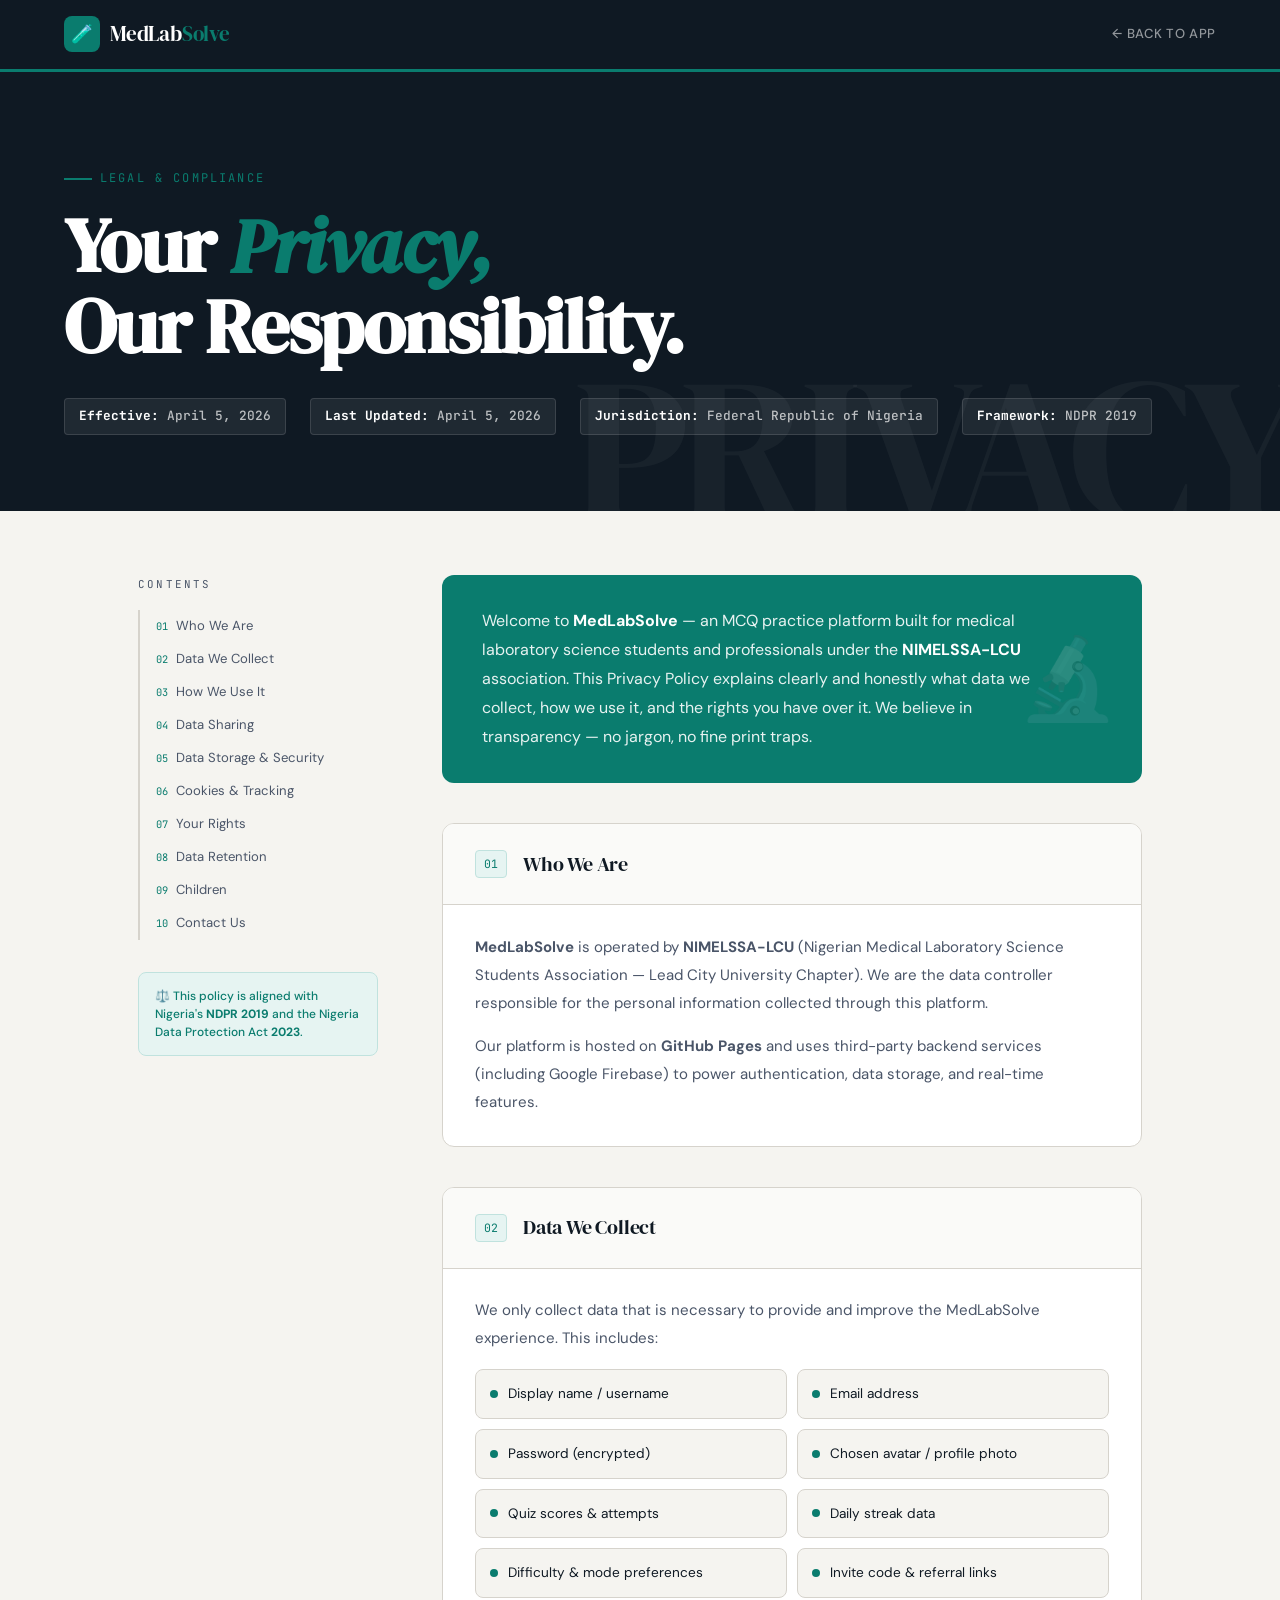
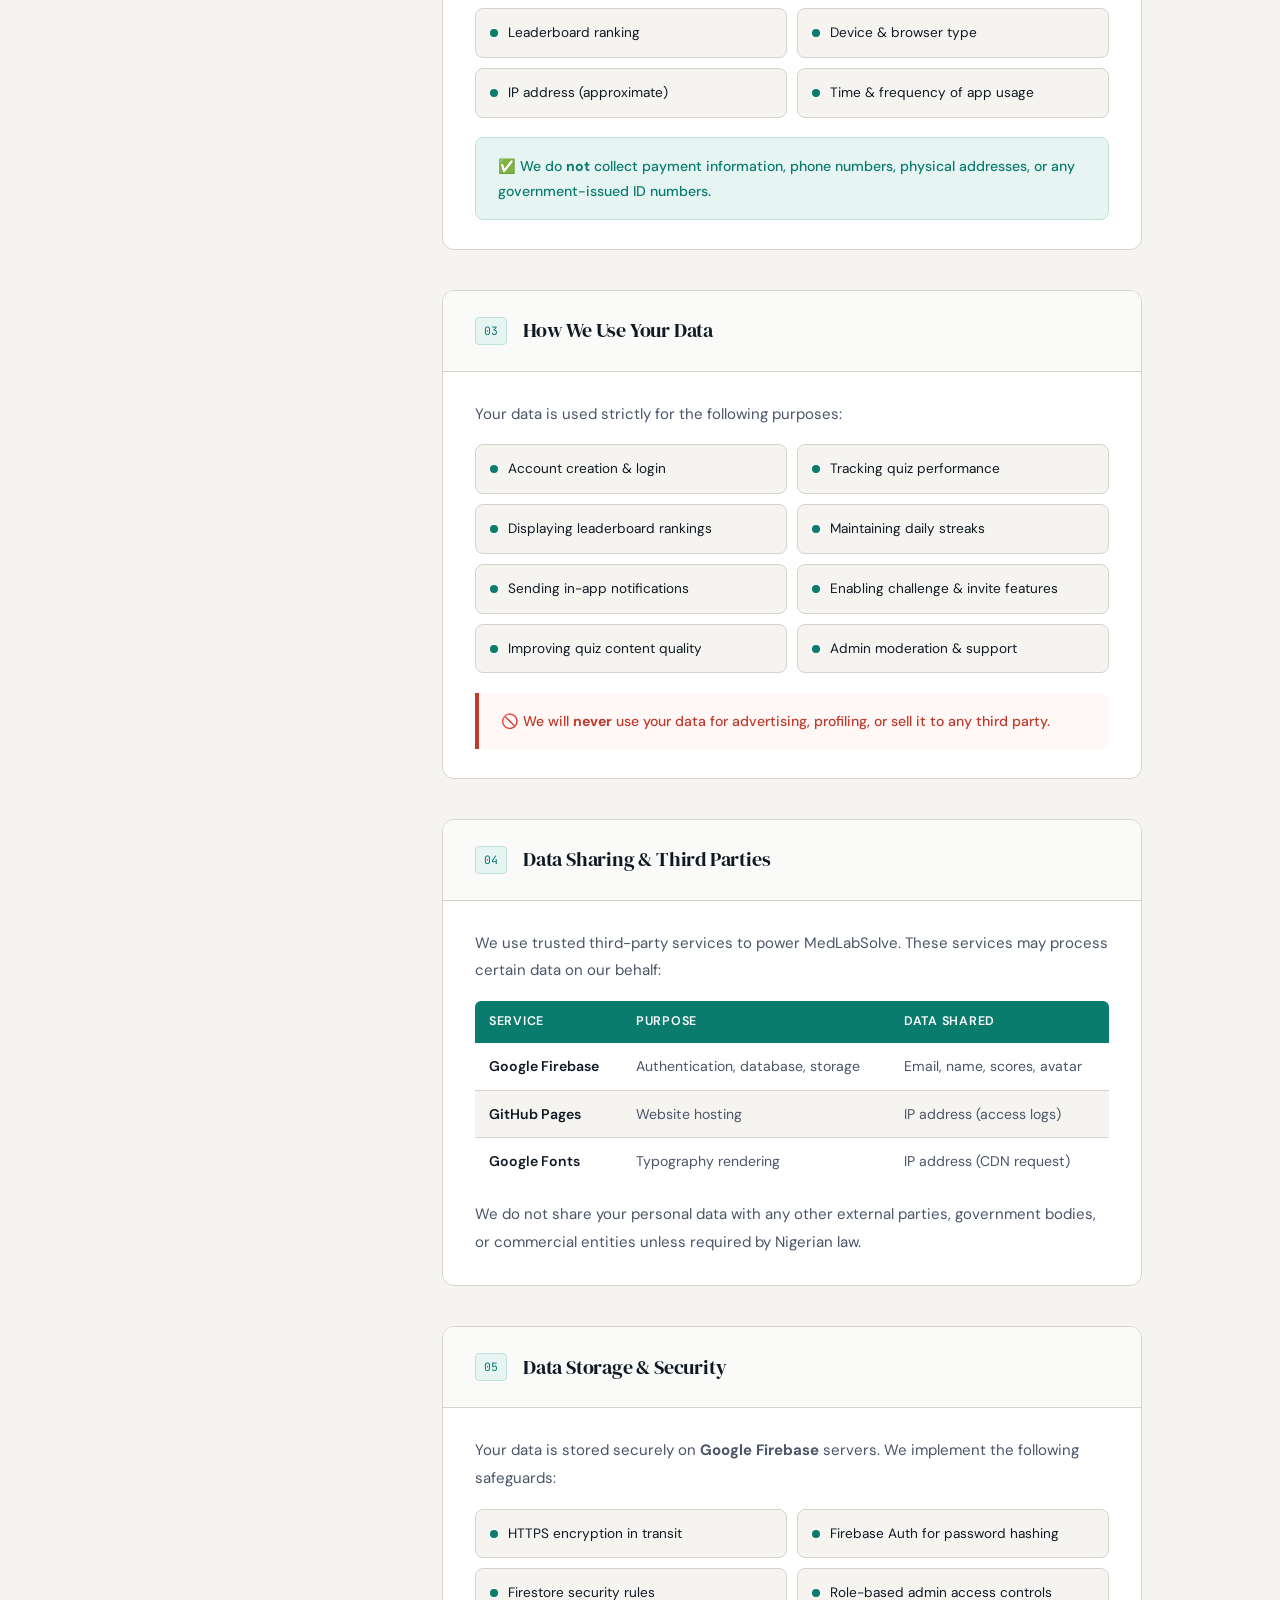
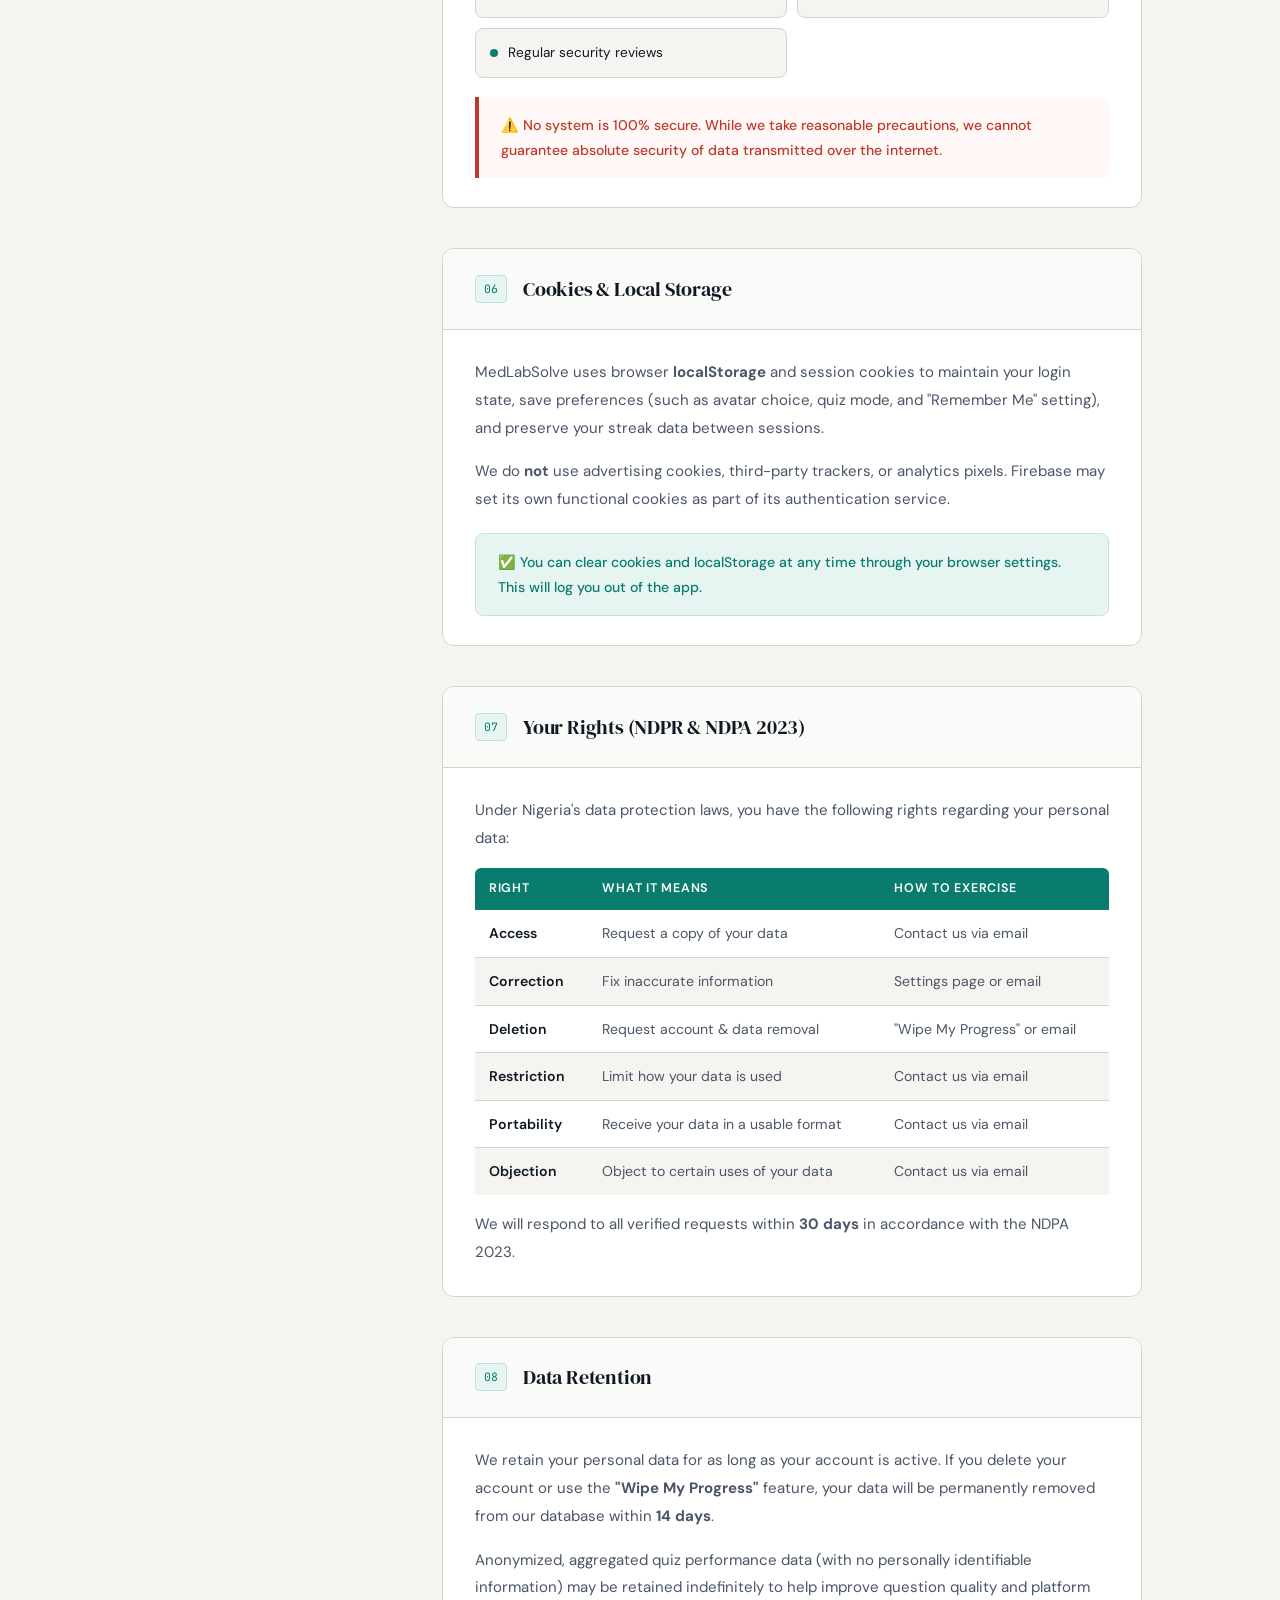
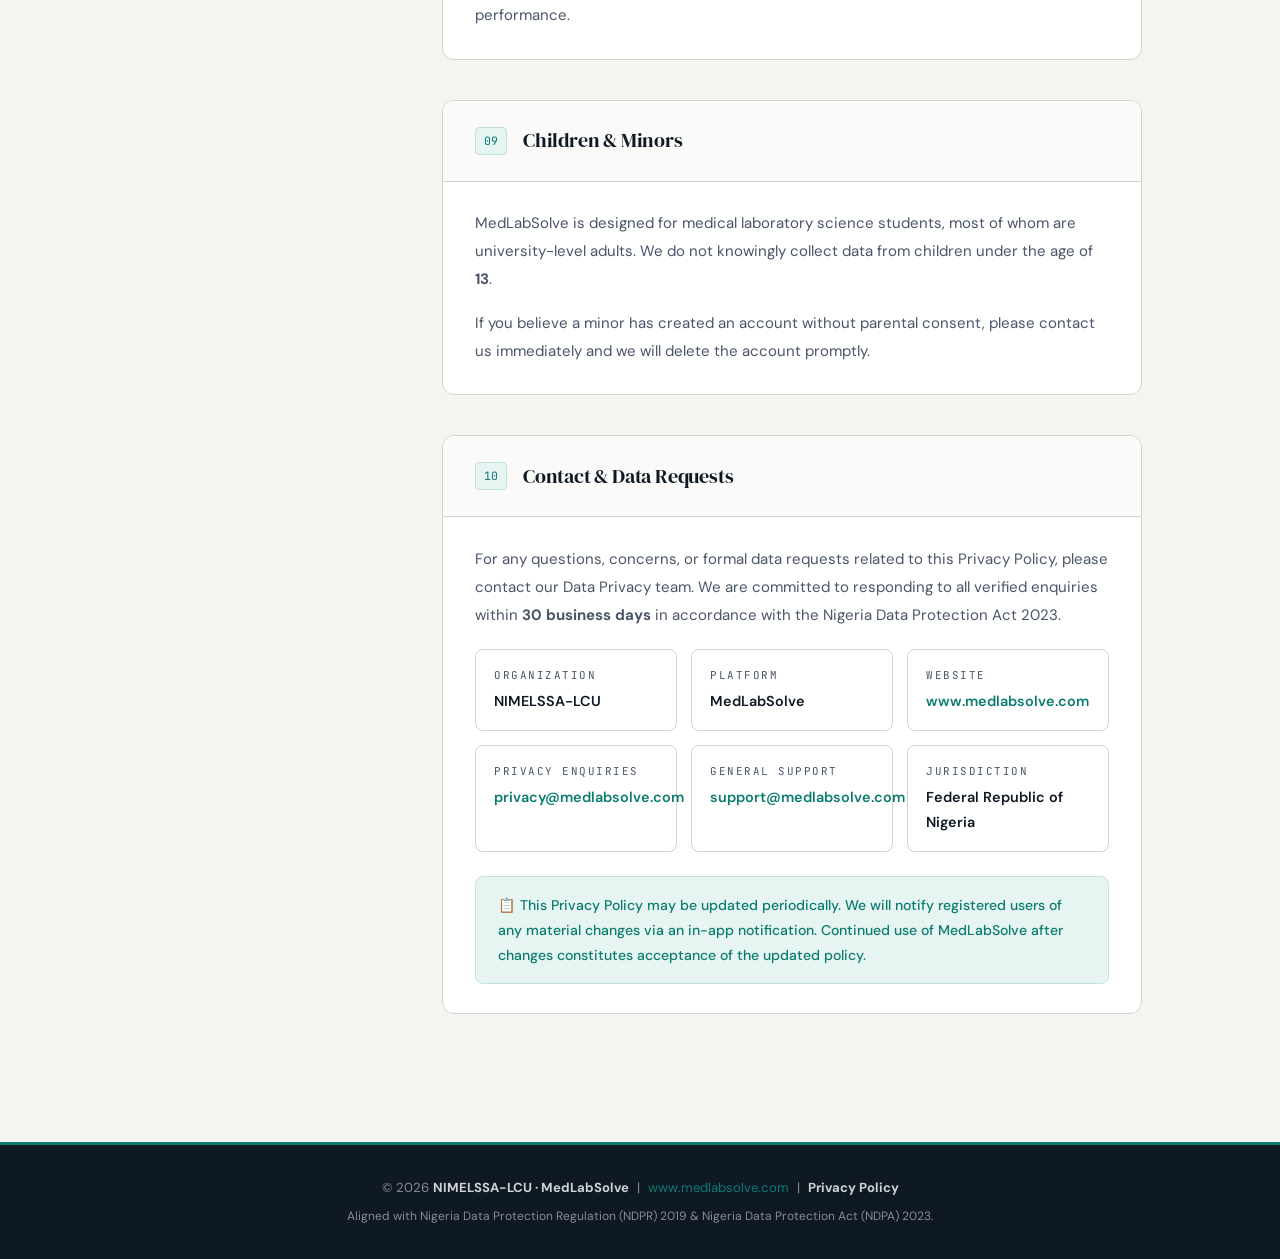
<file: privacy.html>
<!DOCTYPE html>
<html lang="en">
<head>
  <meta charset="UTF-8" />
  <meta name="viewport" content="width=device-width, initial-scale=1.0"/>
  <title>Privacy Policy — MedLabSolve</title>
  <link href="https://fonts.googleapis.com/css2?family=DM+Serif+Display:ital@0;1&family=DM+Sans:wght@300;400;500;600&family=JetBrains+Mono:wght@400;500&display=swap" rel="stylesheet"/>
  <style>
    :root {
      --bg: #f5f4f0;
      --surface: #ffffff;
      --ink: #0f1923;
      --ink-muted: #4a5568;
      --teal: #0a7c6e;
      --teal-light: #e6f4f2;
      --teal-mid: #c0e2de;
      --red: #c0392b;
      --border: #d6d3cc;
      --accent-line: #0a7c6e;
    }

    *, *::before, *::after { box-sizing: border-box; margin: 0; padding: 0; }

    html { scroll-behavior: smooth; }

    body {
      font-family: 'DM Sans', sans-serif;
      background: var(--bg);
      color: var(--ink);
      font-size: 16px;
      line-height: 1.75;
      min-height: 100vh;
    }

    /* ─── HEADER ─────────────────────────────────────── */
    header {
      background: var(--ink);
      color: #fff;
      padding: 0 clamp(1.5rem, 5vw, 6rem);
      display: flex;
      align-items: center;
      justify-content: space-between;
      height: 72px;
      position: sticky;
      top: 0;
      z-index: 100;
      border-bottom: 3px solid var(--teal);
    }

    .logo {
      display: flex;
      align-items: center;
      gap: 10px;
      text-decoration: none;
    }

    .logo-icon {
      width: 36px; height: 36px;
      background: var(--teal);
      border-radius: 8px;
      display: flex; align-items: center; justify-content: center;
      font-size: 18px;
    }

    .logo-text {
      font-family: 'DM Serif Display', serif;
      font-size: 1.3rem;
      color: #fff;
      letter-spacing: -0.01em;
    }

    .logo-text span { color: var(--teal); }

    .back-link {
      font-size: 0.82rem;
      color: rgba(255,255,255,0.55);
      text-decoration: none;
      font-weight: 500;
      letter-spacing: 0.05em;
      text-transform: uppercase;
      transition: color 0.2s;
    }
    .back-link:hover { color: var(--teal); }

    /* ─── HERO BANNER ────────────────────────────────── */
    .hero {
      background: var(--ink);
      color: #fff;
      padding: clamp(3rem, 8vw, 6rem) clamp(1.5rem, 5vw, 6rem) clamp(2.5rem, 6vw, 5rem);
      position: relative;
      overflow: hidden;
    }

    .hero::before {
      content: 'PRIVACY';
      position: absolute;
      right: -1rem; bottom: -2.5rem;
      font-family: 'DM Serif Display', serif;
      font-size: clamp(6rem, 16vw, 14rem);
      color: rgba(255,255,255,0.04);
      pointer-events: none;
      line-height: 1;
      letter-spacing: -0.04em;
    }

    .hero-eyebrow {
      font-family: 'JetBrains Mono', monospace;
      font-size: 0.75rem;
      letter-spacing: 0.18em;
      color: var(--teal);
      text-transform: uppercase;
      margin-bottom: 1rem;
      display: flex; align-items: center; gap: 8px;
    }
    .hero-eyebrow::before {
      content: '';
      display: inline-block;
      width: 28px; height: 2px;
      background: var(--teal);
    }

    .hero h1 {
      font-family: 'DM Serif Display', serif;
      font-size: clamp(2.4rem, 6vw, 5rem);
      line-height: 1.05;
      letter-spacing: -0.02em;
      max-width: 700px;
      margin-bottom: 1.5rem;
    }

    .hero h1 em {
      font-style: italic;
      color: var(--teal);
    }

    .hero-meta {
      display: flex;
      flex-wrap: wrap;
      gap: 1.5rem;
      margin-top: 2rem;
    }

    .meta-chip {
      background: rgba(255,255,255,0.07);
      border: 1px solid rgba(255,255,255,0.12);
      border-radius: 4px;
      padding: 6px 14px;
      font-size: 0.8rem;
      font-weight: 500;
      color: rgba(255,255,255,0.7);
      font-family: 'JetBrains Mono', monospace;
    }
    .meta-chip strong { color: #fff; }

    /* ─── LAYOUT ─────────────────────────────────────── */
    .page-wrap {
      max-width: 1100px;
      margin: 0 auto;
      padding: clamp(2rem, 5vw, 4rem) clamp(1.5rem, 5vw, 3rem);
      display: grid;
      grid-template-columns: 240px 1fr;
      gap: 4rem;
      align-items: start;
    }

    @media (max-width: 780px) {
      .page-wrap { grid-template-columns: 1fr; gap: 2rem; }
      .toc { display: none; }
    }

    /* ─── TABLE OF CONTENTS ──────────────────────────── */
    .toc {
      position: sticky;
      top: 96px;
    }

    .toc-label {
      font-family: 'JetBrains Mono', monospace;
      font-size: 0.68rem;
      letter-spacing: 0.2em;
      text-transform: uppercase;
      color: var(--ink-muted);
      margin-bottom: 1rem;
    }

    .toc ol {
      list-style: none;
      counter-reset: toc;
      border-left: 2px solid var(--border);
    }

    .toc ol li {
      counter-increment: toc;
      padding: 5px 0 5px 16px;
    }

    .toc ol li a {
      text-decoration: none;
      color: var(--ink-muted);
      font-size: 0.82rem;
      font-weight: 400;
      transition: color 0.2s;
      display: flex;
      gap: 8px;
      align-items: baseline;
    }

    .toc ol li a::before {
      content: counter(toc, decimal-leading-zero);
      font-family: 'JetBrains Mono', monospace;
      font-size: 0.65rem;
      color: var(--teal);
      flex-shrink: 0;
    }

    .toc ol li a:hover { color: var(--teal); }

    .toc-ndpr {
      margin-top: 2rem;
      background: var(--teal-light);
      border: 1px solid var(--teal-mid);
      border-radius: 8px;
      padding: 14px 16px;
    }
    .toc-ndpr p {
      font-size: 0.75rem;
      color: var(--teal);
      font-weight: 500;
      line-height: 1.5;
    }

    /* ─── CONTENT ────────────────────────────────────── */
    .content > * + * { margin-top: 2.5rem; }

    /* intro card */
    .intro-card {
      background: var(--teal);
      color: #fff;
      border-radius: 12px;
      padding: 2rem 2.5rem;
      position: relative;
      overflow: hidden;
    }
    .intro-card::after {
      content: '🔬';
      position: absolute;
      right: 1.5rem; top: 50%;
      transform: translateY(-50%);
      font-size: 5rem;
      opacity: 0.15;
    }
    .intro-card p {
      font-size: 1rem;
      line-height: 1.8;
      color: rgba(255,255,255,0.9);
      max-width: 560px;
    }
    .intro-card strong { color: #fff; }

    /* sections */
    .section {
      background: var(--surface);
      border-radius: 12px;
      border: 1px solid var(--border);
      overflow: hidden;
    }

    .section-header {
      display: flex;
      align-items: center;
      gap: 1rem;
      padding: 1.4rem 2rem;
      border-bottom: 1px solid var(--border);
      background: #fafaf8;
    }

    .section-number {
      font-family: 'JetBrains Mono', monospace;
      font-size: 0.72rem;
      color: var(--teal);
      background: var(--teal-light);
      border: 1px solid var(--teal-mid);
      border-radius: 4px;
      padding: 3px 8px;
      flex-shrink: 0;
    }

    .section-header h2 {
      font-family: 'DM Serif Display', serif;
      font-size: 1.25rem;
      font-weight: 400;
      letter-spacing: -0.01em;
    }

    .section-body {
      padding: 1.8rem 2rem;
    }

    .section-body p { color: var(--ink-muted); font-size: 0.94rem; line-height: 1.85; }
    .section-body p + p { margin-top: 1rem; }

    /* data list */
    .data-list {
      list-style: none;
      margin-top: 1rem;
      display: grid;
      grid-template-columns: repeat(auto-fill, minmax(220px, 1fr));
      gap: 10px;
    }

    .data-list li {
      background: var(--bg);
      border: 1px solid var(--border);
      border-radius: 8px;
      padding: 12px 14px;
      font-size: 0.85rem;
      color: var(--ink);
      display: flex;
      align-items: center;
      gap: 10px;
    }

    .data-list li .bullet {
      width: 8px; height: 8px;
      border-radius: 50%;
      background: var(--teal);
      flex-shrink: 0;
    }

    /* table */
    .rights-table {
      width: 100%;
      border-collapse: collapse;
      margin-top: 1rem;
      font-size: 0.88rem;
    }

    .rights-table th {
      text-align: left;
      padding: 10px 14px;
      background: var(--teal);
      color: #fff;
      font-weight: 600;
      font-size: 0.78rem;
      letter-spacing: 0.06em;
      text-transform: uppercase;
    }

    .rights-table th:first-child { border-radius: 6px 0 0 0; }
    .rights-table th:last-child { border-radius: 0 6px 0 0; }

    .rights-table td {
      padding: 11px 14px;
      border-bottom: 1px solid var(--border);
      vertical-align: top;
      color: var(--ink-muted);
    }

    .rights-table tr:last-child td { border-bottom: none; }
    .rights-table tr:nth-child(even) td { background: var(--bg); }

    .rights-table td strong { color: var(--ink); font-weight: 600; }

    /* warning box */
    .warn-box {
      background: #fff8f6;
      border-left: 4px solid var(--red);
      border-radius: 0 8px 8px 0;
      padding: 1rem 1.4rem;
      margin-top: 1.2rem;
      font-size: 0.88rem;
      color: var(--red);
      font-weight: 500;
    }

    /* highlight box */
    .highlight-box {
      background: var(--teal-light);
      border: 1px solid var(--teal-mid);
      border-radius: 8px;
      padding: 1rem 1.4rem;
      margin-top: 1.2rem;
      font-size: 0.88rem;
      color: var(--teal);
      font-weight: 500;
    }

    /* contact card */
    .contact-card {
      display: flex;
      flex-wrap: wrap;
      gap: 14px;
      margin-top: 1.2rem;
    }

    .contact-item {
      flex: 1;
      min-width: 180px;
      border: 1px solid var(--border);
      border-radius: 8px;
      padding: 16px 18px;
    }

    .contact-item .c-label {
      font-size: 0.68rem;
      font-family: 'JetBrains Mono', monospace;
      letter-spacing: 0.14em;
      text-transform: uppercase;
      color: var(--ink-muted);
      margin-bottom: 4px;
    }

    .contact-item .c-val {
      font-size: 0.9rem;
      font-weight: 600;
      color: var(--ink);
    }

    .contact-item .c-val a { color: var(--teal); text-decoration: none; }
    .contact-item .c-val a:hover { text-decoration: underline; }

    /* ─── FOOTER ─────────────────────────────────────── */
    footer {
      background: var(--ink);
      color: rgba(255,255,255,0.5);
      text-align: center;
      padding: 2rem;
      font-size: 0.82rem;
      margin-top: 4rem;
      border-top: 3px solid var(--teal);
    }

    footer a { color: var(--teal); text-decoration: none; }
    footer strong { color: rgba(255,255,255,0.8); }

    /* ─── SCROLL ANIMATION ───────────────────────────── */
    .section {
      opacity: 0;
      transform: translateY(24px);
      animation: rise 0.55s ease forwards;
    }

    .section:nth-child(1) { animation-delay: 0.05s; }
    .section:nth-child(2) { animation-delay: 0.1s; }
    .section:nth-child(3) { animation-delay: 0.15s; }
    .section:nth-child(4) { animation-delay: 0.2s; }
    .section:nth-child(5) { animation-delay: 0.25s; }
    .section:nth-child(6) { animation-delay: 0.3s; }
    .section:nth-child(7) { animation-delay: 0.35s; }
    .section:nth-child(8) { animation-delay: 0.4s; }
    .section:nth-child(9) { animation-delay: 0.45s; }
    .section:nth-child(10) { animation-delay: 0.5s; }

    @keyframes rise {
      to { opacity: 1; transform: translateY(0); }
    }

    .intro-card {
      opacity: 0;
      animation: rise 0.5s ease 0.02s forwards;
    }
  </style>
</head>
<body>

<!-- HEADER -->
<header>
  <a href="index.html" class="logo">
    <div class="logo-icon">🧪</div>
    <span class="logo-text">MedLab<span>Solve</span></span>
  </a>
  <a href="index.html" class="back-link">← Back to App</a>
</header>

<!-- HERO -->
<div class="hero">
  <div class="hero-eyebrow">Legal &amp; Compliance</div>
  <h1>Your <em>Privacy,</em><br>Our Responsibility.</h1>
  <div class="hero-meta">
    <div class="meta-chip"><strong>Effective:</strong> April 5, 2026</div>
    <div class="meta-chip"><strong>Last Updated:</strong> April 5, 2026</div>
    <div class="meta-chip"><strong>Jurisdiction:</strong> Federal Republic of Nigeria</div>
    <div class="meta-chip"><strong>Framework:</strong> NDPR 2019</div>
  </div>
</div>

<!-- MAIN CONTENT -->
<div class="page-wrap">

  <!-- TABLE OF CONTENTS -->
  <aside class="toc">
    <div class="toc-label">Contents</div>
    <ol>
      <li><a href="#s1">Who We Are</a></li>
      <li><a href="#s2">Data We Collect</a></li>
      <li><a href="#s3">How We Use It</a></li>
      <li><a href="#s4">Data Sharing</a></li>
      <li><a href="#s5">Data Storage &amp; Security</a></li>
      <li><a href="#s6">Cookies &amp; Tracking</a></li>
      <li><a href="#s7">Your Rights</a></li>
      <li><a href="#s8">Data Retention</a></li>
      <li><a href="#s9">Children</a></li>
      <li><a href="#s10">Contact Us</a></li>
    </ol>
    <div class="toc-ndpr">
      <p>⚖️ This policy is aligned with Nigeria's <strong>NDPR 2019</strong> and the Nigeria Data Protection Act <strong>2023</strong>.</p>
    </div>
  </aside>

  <!-- POLICY CONTENT -->
  <main class="content">

    <!-- Intro -->
    <div class="intro-card">
      <p>
        Welcome to <strong>MedLabSolve</strong> — an MCQ practice platform built for medical laboratory science students and professionals under the <strong>NIMELSSA-LCU</strong> association. This Privacy Policy explains clearly and honestly what data we collect, how we use it, and the rights you have over it. We believe in transparency — no jargon, no fine print traps.
      </p>
    </div>

    <!-- 1. Who We Are -->
    <div class="section" id="s1">
      <div class="section-header">
        <span class="section-number">01</span>
        <h2>Who We Are</h2>
      </div>
      <div class="section-body">
        <p><strong>MedLabSolve</strong> is operated by <strong>NIMELSSA-LCU</strong> (Nigerian Medical Laboratory Science Students Association — Lead City University Chapter). We are the data controller responsible for the personal information collected through this platform.</p>
        <p>Our platform is hosted on <strong>GitHub Pages</strong> and uses third-party backend services (including Google Firebase) to power authentication, data storage, and real-time features.</p>
      </div>
    </div>

    <!-- 2. Data We Collect -->
    <div class="section" id="s2">
      <div class="section-header">
        <span class="section-number">02</span>
        <h2>Data We Collect</h2>
      </div>
      <div class="section-body">
        <p>We only collect data that is necessary to provide and improve the MedLabSolve experience. This includes:</p>
        <ul class="data-list">
          <li><span class="bullet"></span>Display name / username</li>
          <li><span class="bullet"></span>Email address</li>
          <li><span class="bullet"></span>Password (encrypted)</li>
          <li><span class="bullet"></span>Chosen avatar / profile photo</li>
          <li><span class="bullet"></span>Quiz scores &amp; attempts</li>
          <li><span class="bullet"></span>Daily streak data</li>
          <li><span class="bullet"></span>Difficulty &amp; mode preferences</li>
          <li><span class="bullet"></span>Invite code &amp; referral links</li>
          <li><span class="bullet"></span>Leaderboard ranking</li>
          <li><span class="bullet"></span>Device &amp; browser type</li>
          <li><span class="bullet"></span>IP address (approximate)</li>
          <li><span class="bullet"></span>Time &amp; frequency of app usage</li>
        </ul>
        <div class="highlight-box">
          ✅ We do <strong>not</strong> collect payment information, phone numbers, physical addresses, or any government-issued ID numbers.
        </div>
      </div>
    </div>

    <!-- 3. How We Use It -->
    <div class="section" id="s3">
      <div class="section-header">
        <span class="section-number">03</span>
        <h2>How We Use Your Data</h2>
      </div>
      <div class="section-body">
        <p>Your data is used strictly for the following purposes:</p>
        <ul class="data-list">
          <li><span class="bullet"></span>Account creation &amp; login</li>
          <li><span class="bullet"></span>Tracking quiz performance</li>
          <li><span class="bullet"></span>Displaying leaderboard rankings</li>
          <li><span class="bullet"></span>Maintaining daily streaks</li>
          <li><span class="bullet"></span>Sending in-app notifications</li>
          <li><span class="bullet"></span>Enabling challenge &amp; invite features</li>
          <li><span class="bullet"></span>Improving quiz content quality</li>
          <li><span class="bullet"></span>Admin moderation &amp; support</li>
        </ul>
        <div class="warn-box">
          🚫 We will <strong>never</strong> use your data for advertising, profiling, or sell it to any third party.
        </div>
      </div>
    </div>

    <!-- 4. Data Sharing -->
    <div class="section" id="s4">
      <div class="section-header">
        <span class="section-number">04</span>
        <h2>Data Sharing &amp; Third Parties</h2>
      </div>
      <div class="section-body">
        <p>We use trusted third-party services to power MedLabSolve. These services may process certain data on our behalf:</p>
        <table class="rights-table">
          <thead>
            <tr>
              <th>Service</th>
              <th>Purpose</th>
              <th>Data Shared</th>
            </tr>
          </thead>
          <tbody>
            <tr>
              <td><strong>Google Firebase</strong></td>
              <td>Authentication, database, storage</td>
              <td>Email, name, scores, avatar</td>
            </tr>
            <tr>
              <td><strong>GitHub Pages</strong></td>
              <td>Website hosting</td>
              <td>IP address (access logs)</td>
            </tr>
            <tr>
              <td><strong>Google Fonts</strong></td>
              <td>Typography rendering</td>
              <td>IP address (CDN request)</td>
            </tr>
          </tbody>
        </table>
        <p style="margin-top:1rem;">We do not share your personal data with any other external parties, government bodies, or commercial entities unless required by Nigerian law.</p>
      </div>
    </div>

    <!-- 5. Storage & Security -->
    <div class="section" id="s5">
      <div class="section-header">
        <span class="section-number">05</span>
        <h2>Data Storage &amp; Security</h2>
      </div>
      <div class="section-body">
        <p>Your data is stored securely on <strong>Google Firebase</strong> servers. We implement the following safeguards:</p>
        <ul class="data-list">
          <li><span class="bullet"></span>HTTPS encryption in transit</li>
          <li><span class="bullet"></span>Firebase Auth for password hashing</li>
          <li><span class="bullet"></span>Firestore security rules</li>
          <li><span class="bullet"></span>Role-based admin access controls</li>
          <li><span class="bullet"></span>Regular security reviews</li>
        </ul>
        <div class="warn-box">
          ⚠️ No system is 100% secure. While we take reasonable precautions, we cannot guarantee absolute security of data transmitted over the internet.
        </div>
      </div>
    </div>

    <!-- 6. Cookies -->
    <div class="section" id="s6">
      <div class="section-header">
        <span class="section-number">06</span>
        <h2>Cookies &amp; Local Storage</h2>
      </div>
      <div class="section-body">
        <p>MedLabSolve uses browser <strong>localStorage</strong> and session cookies to maintain your login state, save preferences (such as avatar choice, quiz mode, and "Remember Me" setting), and preserve your streak data between sessions.</p>
        <p>We do <strong>not</strong> use advertising cookies, third-party trackers, or analytics pixels. Firebase may set its own functional cookies as part of its authentication service.</p>
        <div class="highlight-box">
          ✅ You can clear cookies and localStorage at any time through your browser settings. This will log you out of the app.
        </div>
      </div>
    </div>

    <!-- 7. Your Rights -->
    <div class="section" id="s7">
      <div class="section-header">
        <span class="section-number">07</span>
        <h2>Your Rights (NDPR &amp; NDPA 2023)</h2>
      </div>
      <div class="section-body">
        <p>Under Nigeria's data protection laws, you have the following rights regarding your personal data:</p>
        <table class="rights-table">
          <thead>
            <tr>
              <th>Right</th>
              <th>What It Means</th>
              <th>How to Exercise</th>
            </tr>
          </thead>
          <tbody>
            <tr>
              <td><strong>Access</strong></td>
              <td>Request a copy of your data</td>
              <td>Contact us via email</td>
            </tr>
            <tr>
              <td><strong>Correction</strong></td>
              <td>Fix inaccurate information</td>
              <td>Settings page or email</td>
            </tr>
            <tr>
              <td><strong>Deletion</strong></td>
              <td>Request account &amp; data removal</td>
              <td>"Wipe My Progress" or email</td>
            </tr>
            <tr>
              <td><strong>Restriction</strong></td>
              <td>Limit how your data is used</td>
              <td>Contact us via email</td>
            </tr>
            <tr>
              <td><strong>Portability</strong></td>
              <td>Receive your data in a usable format</td>
              <td>Contact us via email</td>
            </tr>
            <tr>
              <td><strong>Objection</strong></td>
              <td>Object to certain uses of your data</td>
              <td>Contact us via email</td>
            </tr>
          </tbody>
        </table>
        <p style="margin-top:1rem;">We will respond to all verified requests within <strong>30 days</strong> in accordance with the NDPA 2023.</p>
      </div>
    </div>

    <!-- 8. Data Retention -->
    <div class="section" id="s8">
      <div class="section-header">
        <span class="section-number">08</span>
        <h2>Data Retention</h2>
      </div>
      <div class="section-body">
        <p>We retain your personal data for as long as your account is active. If you delete your account or use the <strong>"Wipe My Progress"</strong> feature, your data will be permanently removed from our database within <strong>14 days</strong>.</p>
        <p>Anonymized, aggregated quiz performance data (with no personally identifiable information) may be retained indefinitely to help improve question quality and platform performance.</p>
      </div>
    </div>

    <!-- 9. Children -->
    <div class="section" id="s9">
      <div class="section-header">
        <span class="section-number">09</span>
        <h2>Children &amp; Minors</h2>
      </div>
      <div class="section-body">
        <p>MedLabSolve is designed for medical laboratory science students, most of whom are university-level adults. We do not knowingly collect data from children under the age of <strong>13</strong>.</p>
        <p>If you believe a minor has created an account without parental consent, please contact us immediately and we will delete the account promptly.</p>
      </div>
    </div>

    <!-- 10. Contact -->
    <div class="section" id="s10">
      <div class="section-header">
        <span class="section-number">10</span>
        <h2>Contact &amp; Data Requests</h2>
      </div>
      <div class="section-body">
        <p>For any questions, concerns, or formal data requests related to this Privacy Policy, please contact our Data Privacy team. We are committed to responding to all verified enquiries within <strong>30 business days</strong> in accordance with the Nigeria Data Protection Act 2023.</p>
        <div class="contact-card">
          <div class="contact-item">
            <div class="c-label">Organization</div>
            <div class="c-val">NIMELSSA-LCU</div>
          </div>
          <div class="contact-item">
            <div class="c-label">Platform</div>
            <div class="c-val">MedLabSolve</div>
          </div>
          <div class="contact-item">
            <div class="c-label">Website</div>
            <div class="c-val"><a href="https://www.medlabsolve.com">www.medlabsolve.com</a></div>
          </div>
          <div class="contact-item">
            <div class="c-label">Privacy Enquiries</div>
            <div class="c-val"><a href="mailto:privacy@medlabsolve.com">privacy@medlabsolve.com</a></div>
          </div>
          <div class="contact-item">
            <div class="c-label">General Support</div>
            <div class="c-val"><a href="mailto:support@medlabsolve.com">support@medlabsolve.com</a></div>
          </div>
          <div class="contact-item">
            <div class="c-label">Jurisdiction</div>
            <div class="c-val">Federal Republic of Nigeria</div>
          </div>
        </div>
        <div class="highlight-box" style="margin-top:1.5rem;">
          📋 This Privacy Policy may be updated periodically. We will notify registered users of any material changes via an in-app notification. Continued use of MedLabSolve after changes constitutes acceptance of the updated policy.
        </div>
      </div>
    </div>

  </main>
</div>

<!-- FOOTER -->
<footer>
  <p>
    © 2026 <strong>NIMELSSA-LCU · MedLabSolve</strong> &nbsp;|&nbsp;
    <a href="https://www.medlabsolve.com">www.medlabsolve.com</a> &nbsp;|&nbsp;
    <strong>Privacy Policy</strong>
  </p>
  <p style="margin-top:6px; font-size:0.75rem;">
    Aligned with Nigeria Data Protection Regulation (NDPR) 2019 &amp; Nigeria Data Protection Act (NDPA) 2023.
  </p>
</footer>

</body>
</html>
</file>
